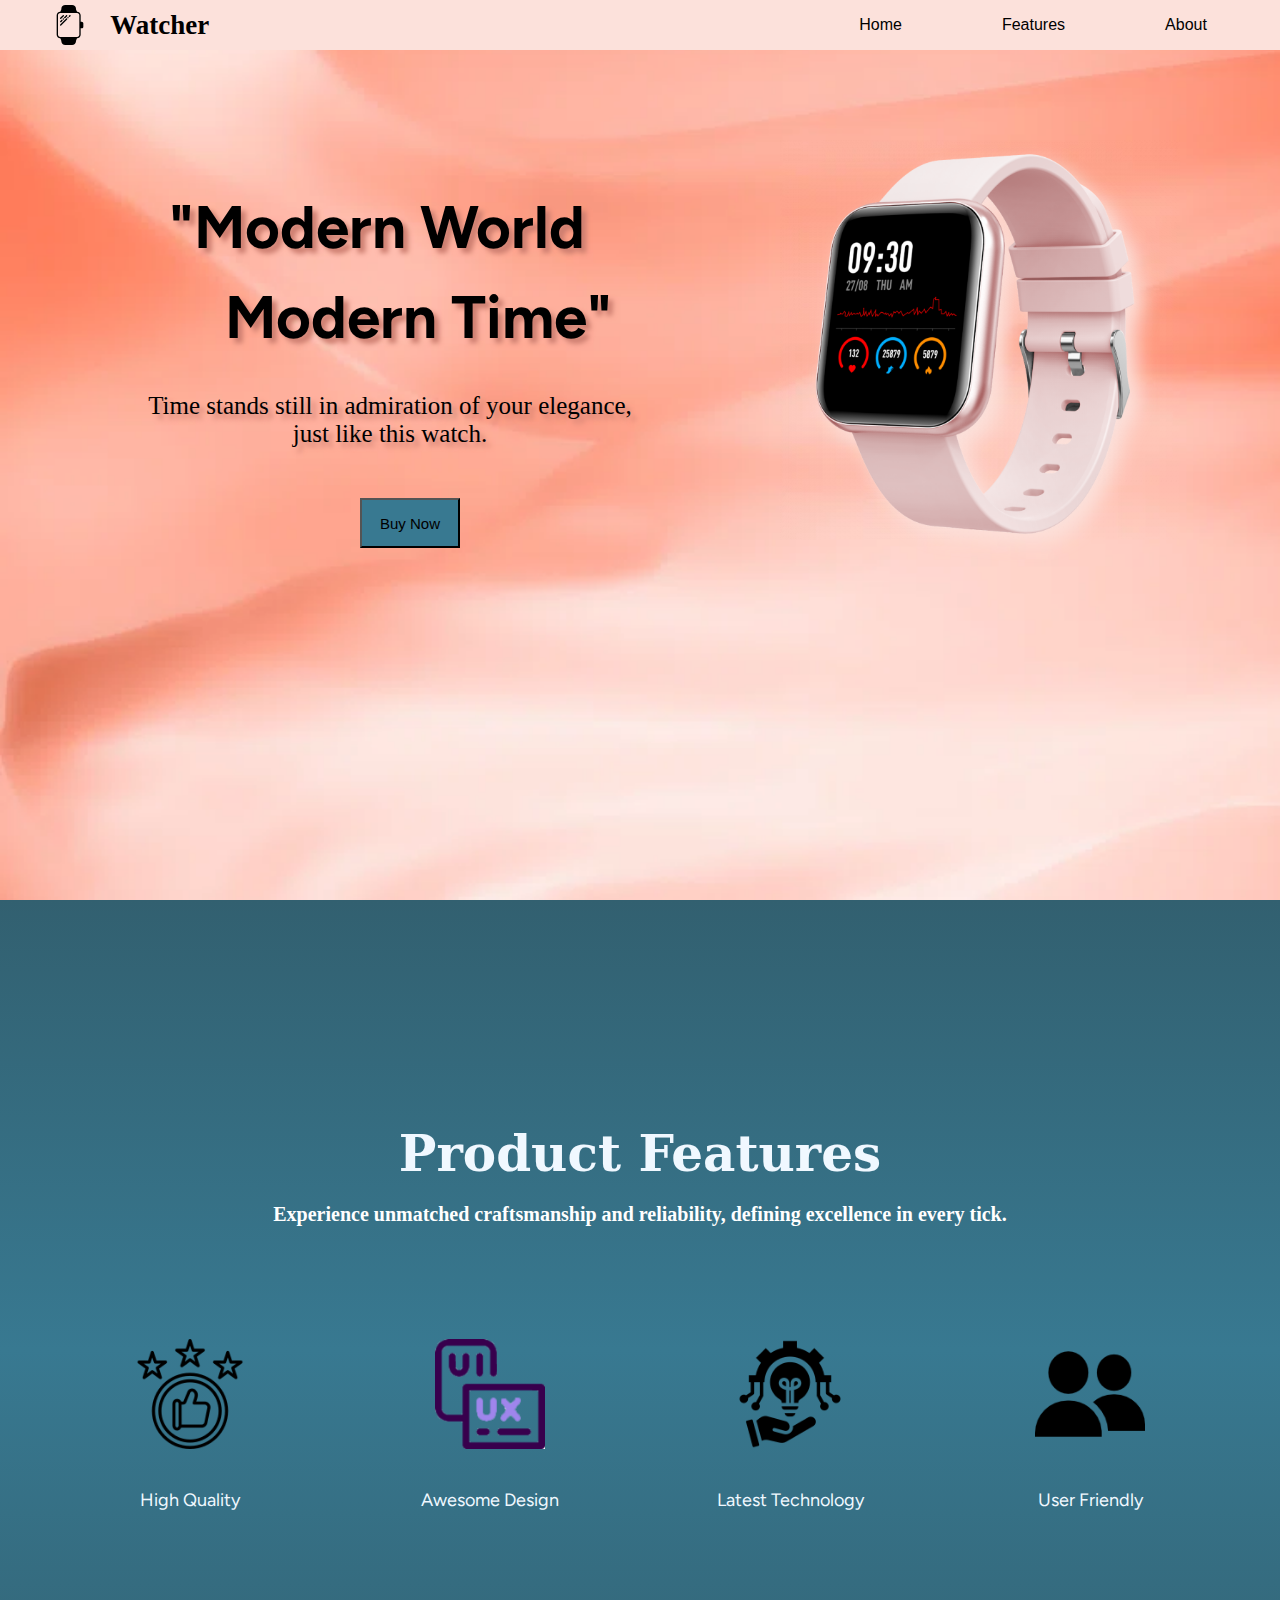
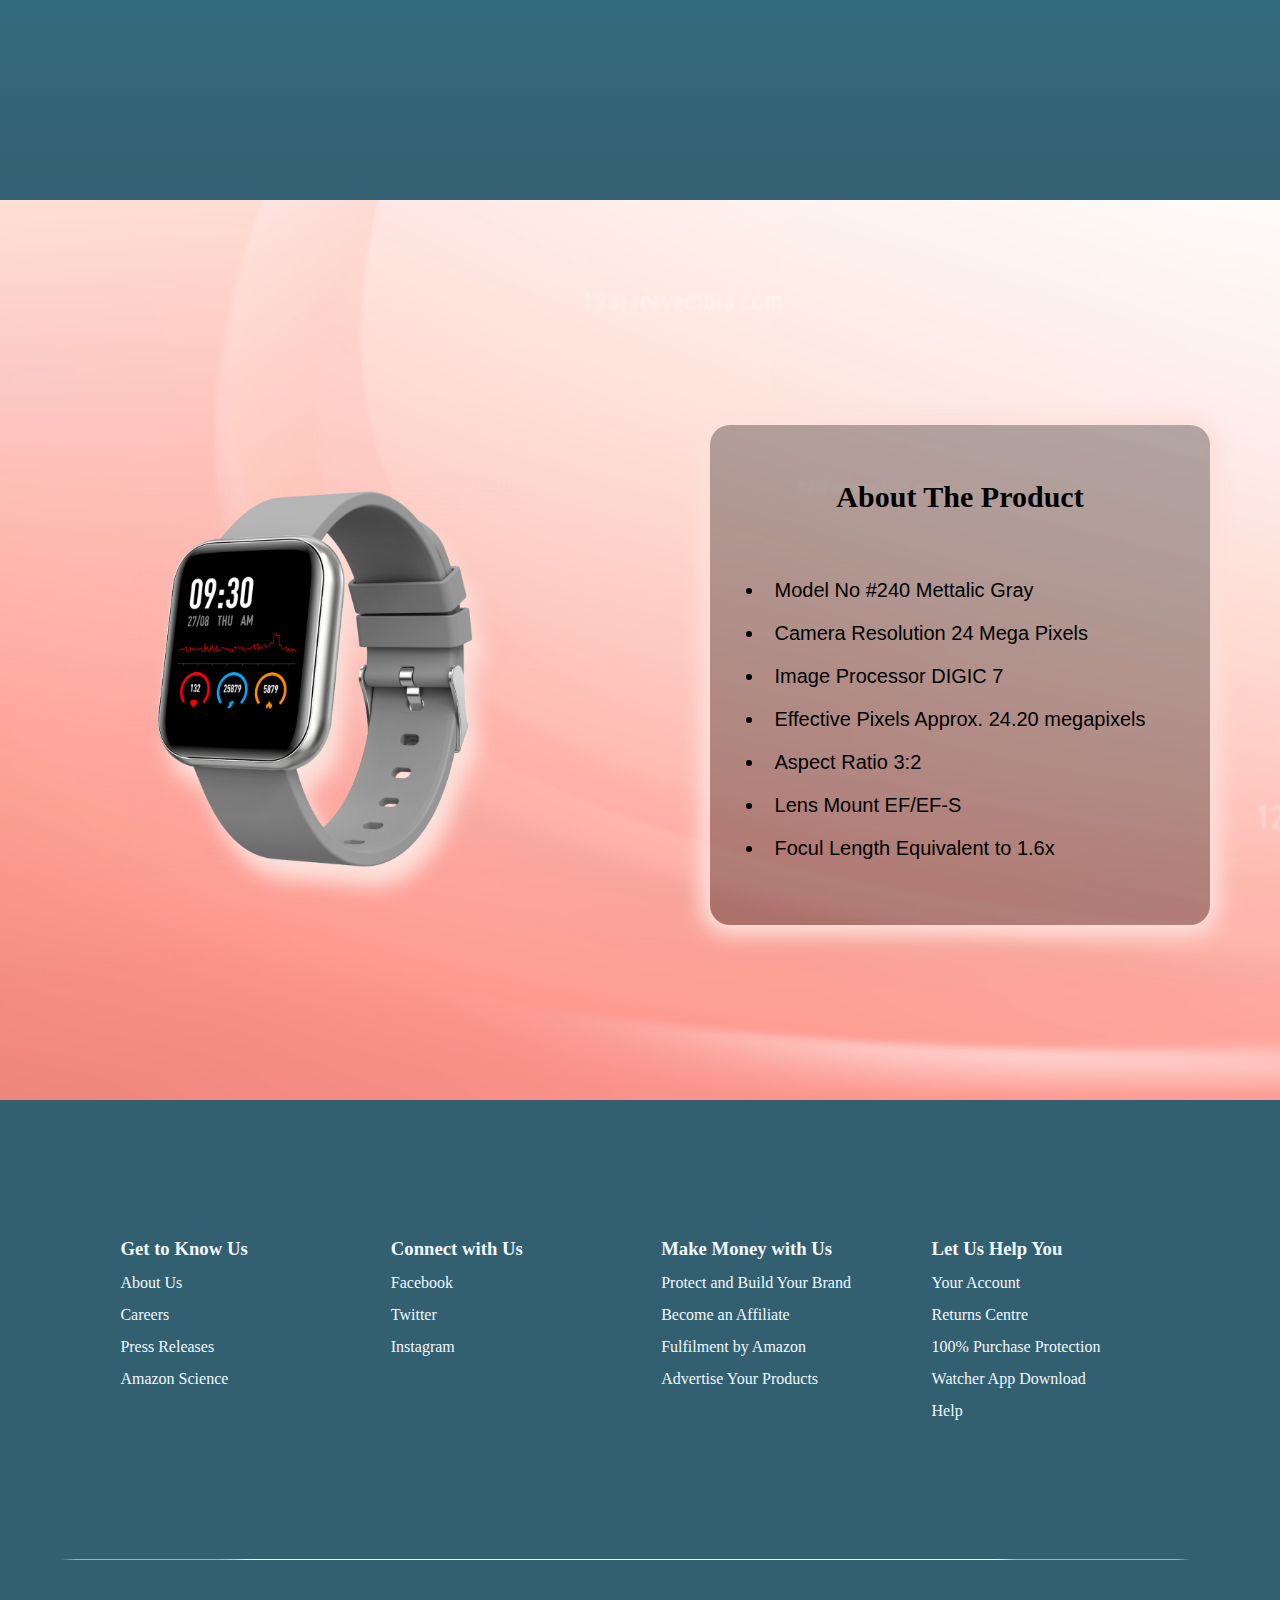
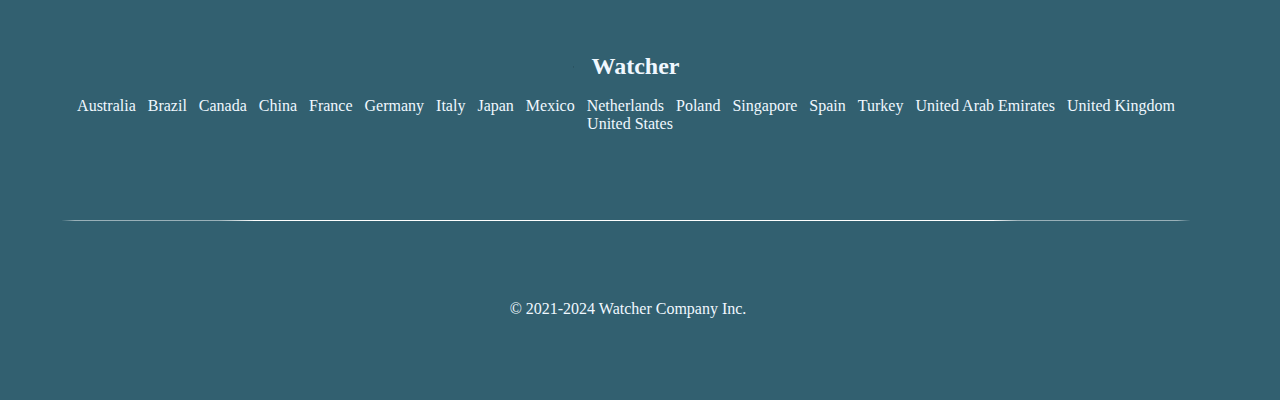
<file: Landing-Page/index.html>
<!DOCTYPE html>
<html lang="en">
  <head>
    <meta charset="UTF-8" />
    <meta name="viewport" content="width=device-width, initial-scale=1.0" />
    <title>Document</title>
    <link rel="stylesheet" href="homepagge.css" />
    <script src="homepage.js"></script>
  </head>
  <body>
    <header>
      <div class="left">
        <img src="watch_logo.svg" height="40px" />
        <h2>&nbsp;&nbsp;&nbsp;Watcher</h2>
      </div>
      <div class="right">
        <a id="nav" href="#home">Home</a>
        <a id="nav" href="#features">Features</a>
        <a id="nav" href="#about">About</a>
        <a id="nav" href="#contact">Contact</a>
      </div>
    </header>
    <div class="home" id="home">
      <div id="sample">
        <img id="sampleWatch" src="sample watch.png" height="400px" />
      </div>
      <div class="content">
        <h1 id="slogan">"Modern World <br />&nbsp;&nbsp;&nbsp; Modern Time"</h1>
        <p id="motto">Time stands still in admiration of your elegance,</p>
        <p id="motto">just like this watch.</p>
        <div class="buy">
          <button id="buynow" onclick="review()">Buy Now</button>
        </div>
      </div>
      
    </div>
    <div class="features" id="features">
      <div class="upper">
        <h2 id="productFeatures">Product Features</h2>
        <p id="quality">
          Experience unmatched craftsmanship and reliability, defining
          excellence in every tick.
        </p>
      </div>
      <div class="lower">
        <div class="func">
          <img id="images" src="high_quality.png" height="110px" />
          <p id="feat">High Quality</p>
        </div>
        <div class="func">
          <img id="images" src="design.png" height="110px" />
          <p id="feat">Awesome Design</p>
        </div>
        <div class="func">
          <img id="images" src="latest_tech.png" height="110px" />
          <p id="feat">Latest Technology</p>
        </div>
        <div class="func">
          <img id="images" src="user_friendly.png" height="110px" />
          <p id="feat">User Friendly</p>
        </div>
      </div>
    </div>
    <div class="about" id="about">
      <div class="aboutleft">
        <img id="watch" src="about_img.png" height="400px" />
      </div>
      <div class="aboutright">
        <div class="name">
          <h2 style="font-size: 30px;">About The Product</h2>
          <ul>
            <li>Model No #240 Mettalic Gray</li>
            <li>Camera Resolution 24 Mega Pixels</li>
            <li>Image Processor DIGIC 7</li>
            <li>Effective Pixels Approx. 24.20 megapixels</li>
            <li>Aspect Ratio 3:2</li>
            <li>Lens Mount EF/EF-S</li>
            <li>Focul Length Equivalent to 1.6x</li>
          </ul>
        </div>
      </div>
    </div>
    <div class="contact" id="contact">
      <div class="contactupper">
        <div class="last">
          <h3 id="title">Get to Know Us</h3>
          <p id="title">About Us</p>
          <p id="title">Careers</p>
          <p id="title">Press Releases</p>
          <p id="title">Amazon Science</p>
        </div>
        <div class="last">
          <h3 id="title">Connect with Us</h3>
          <p id="title">Facebook</p>
          <p id="title">Twitter</p>
          <p id="title">Instagram</p>
        </div>
        <div class="last">
          <h3 id="title">Make Money with Us</h3>
          <p id="title">Protect and Build Your Brand</p>
          <p id="title">Become an Affiliate</p>
          <p id="title">Fulfilment by Amazon</p>
          <p id="title">Advertise Your Products</p>
        </div>
        <div class="last">
          <h3 id="title">Let Us Help You</h3>
          <p id="title">Your Account</p>
          <p id="title">Returns Centre</p>
          <p id="title">100% Purchase Protection</p>
          <p id="title">Watcher App Download</p>
          <p id="title">Help</p>
        </div>
      </div>
      <div class="thin-horizontal-line"></div>
      <div class="contactlower">
        <div class="companylogo">
          <img src="watch_logo.svg" height="40px" />
          <h2 style="font-family: 'Algerian'">&nbsp;&nbsp;&nbsp;Watcher</h2>
        </div>

        <p id="countries">
          Australia &nbsp;&nbsp;Brazil &nbsp;&nbsp;Canada &nbsp;&nbsp;China
          &nbsp;&nbsp;France &nbsp;&nbsp;Germany &nbsp;&nbsp;Italy
          &nbsp;&nbsp;Japan &nbsp;&nbsp;Mexico &nbsp;&nbsp;Netherlands
          &nbsp;&nbsp;Poland &nbsp;&nbsp;Singapore &nbsp;&nbsp;Spain
          &nbsp;&nbsp;Turkey &nbsp;&nbsp;United Arab Emirates &nbsp;&nbsp;United
          Kingdom &nbsp;&nbsp;United States
        </p>
      </div>
      <div class="thin-horizontal-line"></div>
      <div class="copyright">
        <p>© 2021-2024 Watcher Company Inc.</p>
      </div>
    </div>
  </body>
</html>
</file>
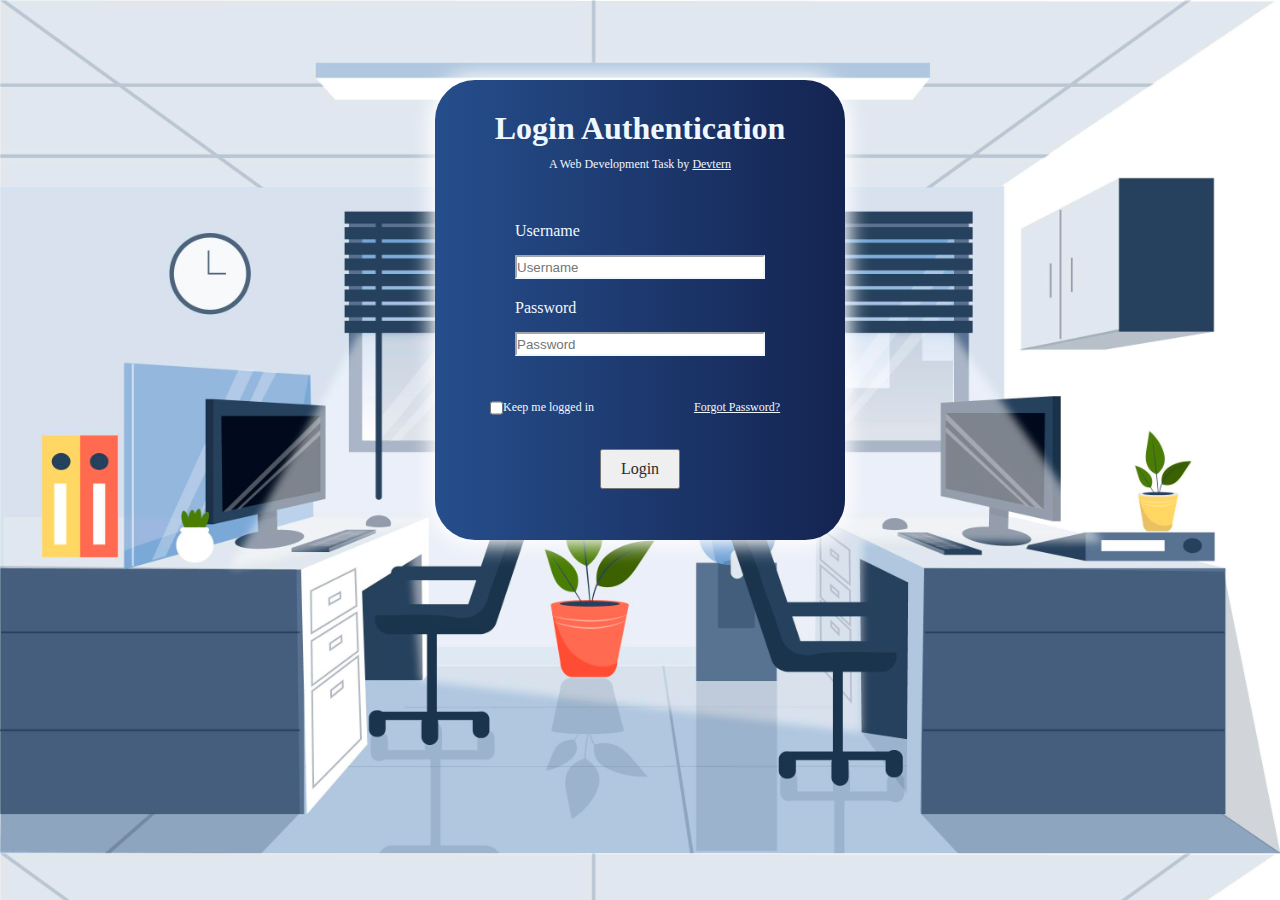
<file: Login-Page/index.html>
<!DOCTYPE html>
<html lang="en">
<head>
    <meta charset="UTF-8">
    <meta name="viewport" content="width=device-width, initial-scale=1.0">
    <title>Login Page</title>
    <link rel="stylesheet" href="login.css">
    <script src="login1.js"></script>
</head>
<body>
    <div class="login">
        <h1>Login Authentication</h1>
    <p style="font-size: 12px; padding-top:10px;">A Web Development Task by <a id="Website" href="https://devtern.tech/">Devtern</a></p>
        <div class="upper">
            <p id="cred">Username</p>
            <input id="email" type="text" placeholder="Username">
            <p id="cred">Password</p>
            <input id='password' type="password" placeholder="Password">
        </div>
        <div class="middle">
            <input type="checkbox" id="myCheckbox" name="myCheckbox">
            <label for="myCheckbox">Keep me logged in</label>
            <a id="forgot" href="forgotpassword.html">Forgot Password?</a>
        </div>
        <div class="lower">
            <button type="button" onclick="getValue()">Login</button>
        </div>
    </div>
</body>
</html>
</file>
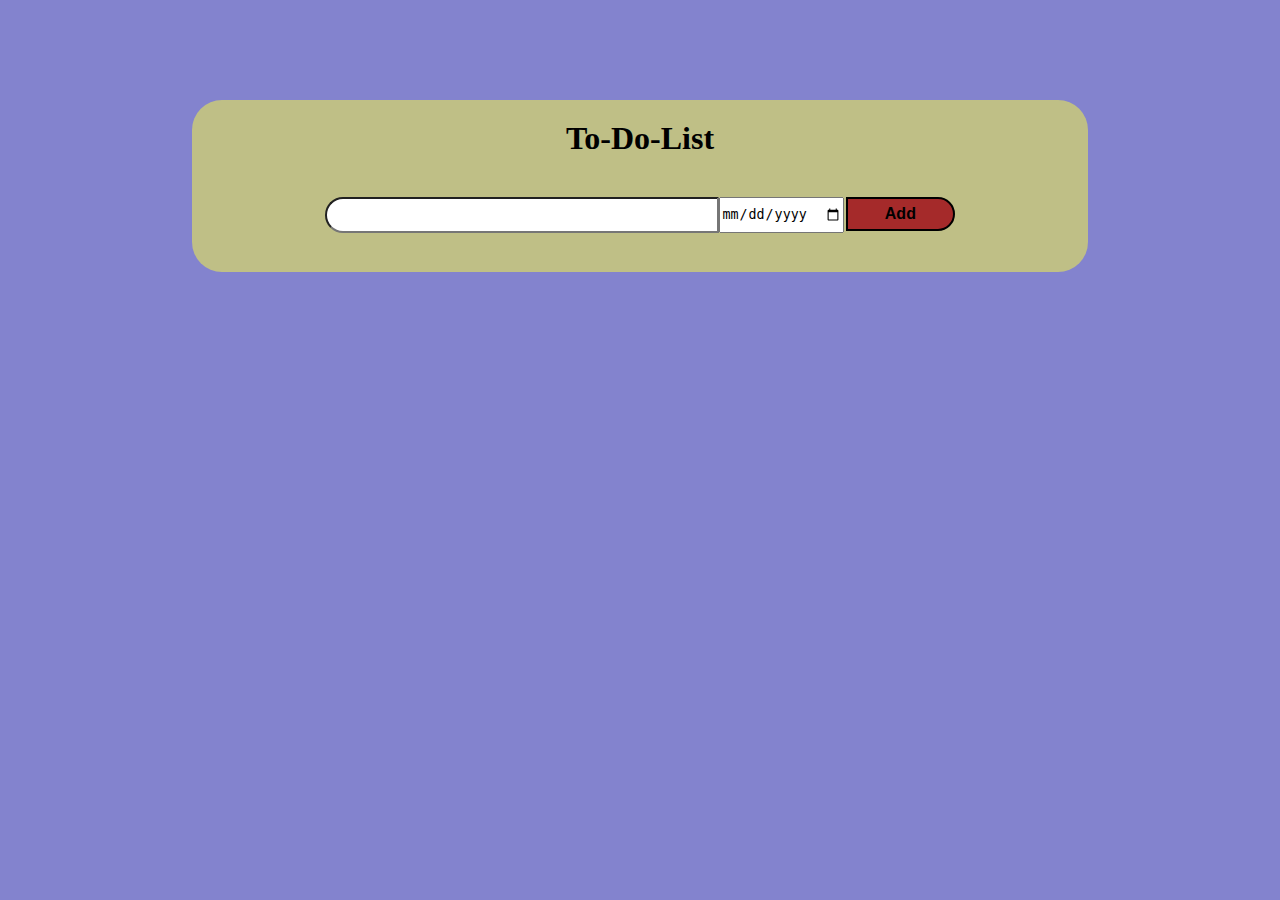
<file: To-Do-List/index.html>
<!DOCTYPE html>
<html lang="en">
  <head>
    <meta charset="UTF-8" />
    <meta name="viewport" content="width=device-width, initial-scale=1.0" />
    <title>To Do List</title>
    <link rel="stylesheet" href="list.css" />
  </head>
  <body>
    <div class="main">
      <h1 class="heading">To-Do-List</h1>
      <div class="lower">
        <div class="input">
          <input id="gettext" type="text" class="enter-text" />
          <input id="getDate" type="date" >
          <button id="add" class="add">Add</button>
        </div>
        <div id="list"></div>
      </div>
    </div>
    <script src="list.js"></script>
  </body>
</html>
</file>
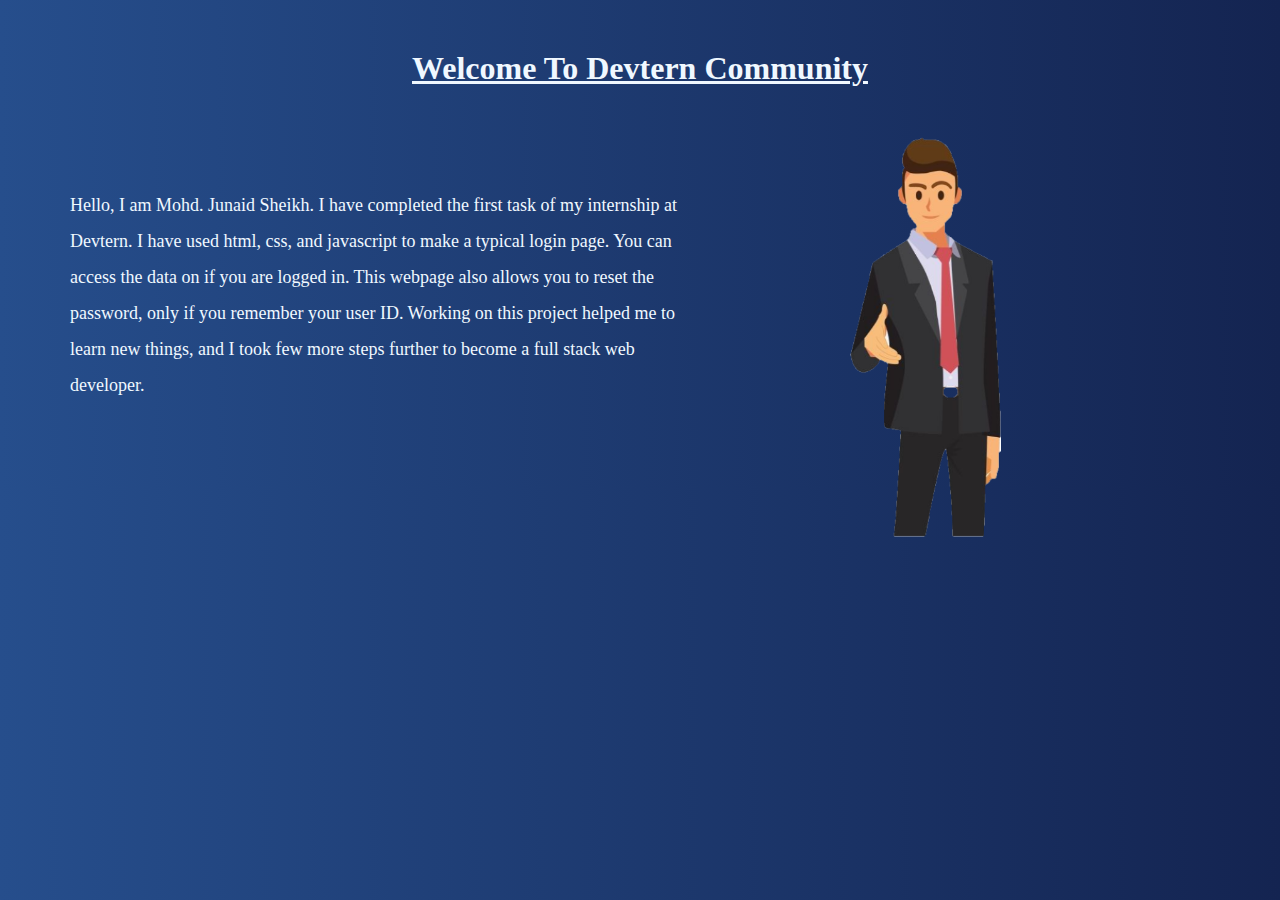
<file: Login-Page/content.html>
<!DOCTYPE html>
<html lang="en">
<head>
    <meta charset="UTF-8">
    <meta name="viewport" content="width=device-width, initial-scale=1.0">
    <title>Content</title>
    <link rel="stylesheet" href="content.css">
</head>
<body>
    <h1>Welcome To Devtern Community</h1>
    <div class="main">
        <div class="left">
            <p>Hello, I am Mohd. Junaid Sheikh. I have completed the first task of my internship at Devtern. 
                I have used html, css, and javascript to make a typical login page. You can access the data on if you are logged in. This webpage also allows you to reset the password, only if you remember your user ID. 
                Working on this project helped me to learn new things, and I took few more steps further to become a full stack web developer.
            </p>
        </div>
        <div class="right">
            <img src="professional.jpg.png" height="400px">
        </div>
    </div>
</body>
</html>
</file>
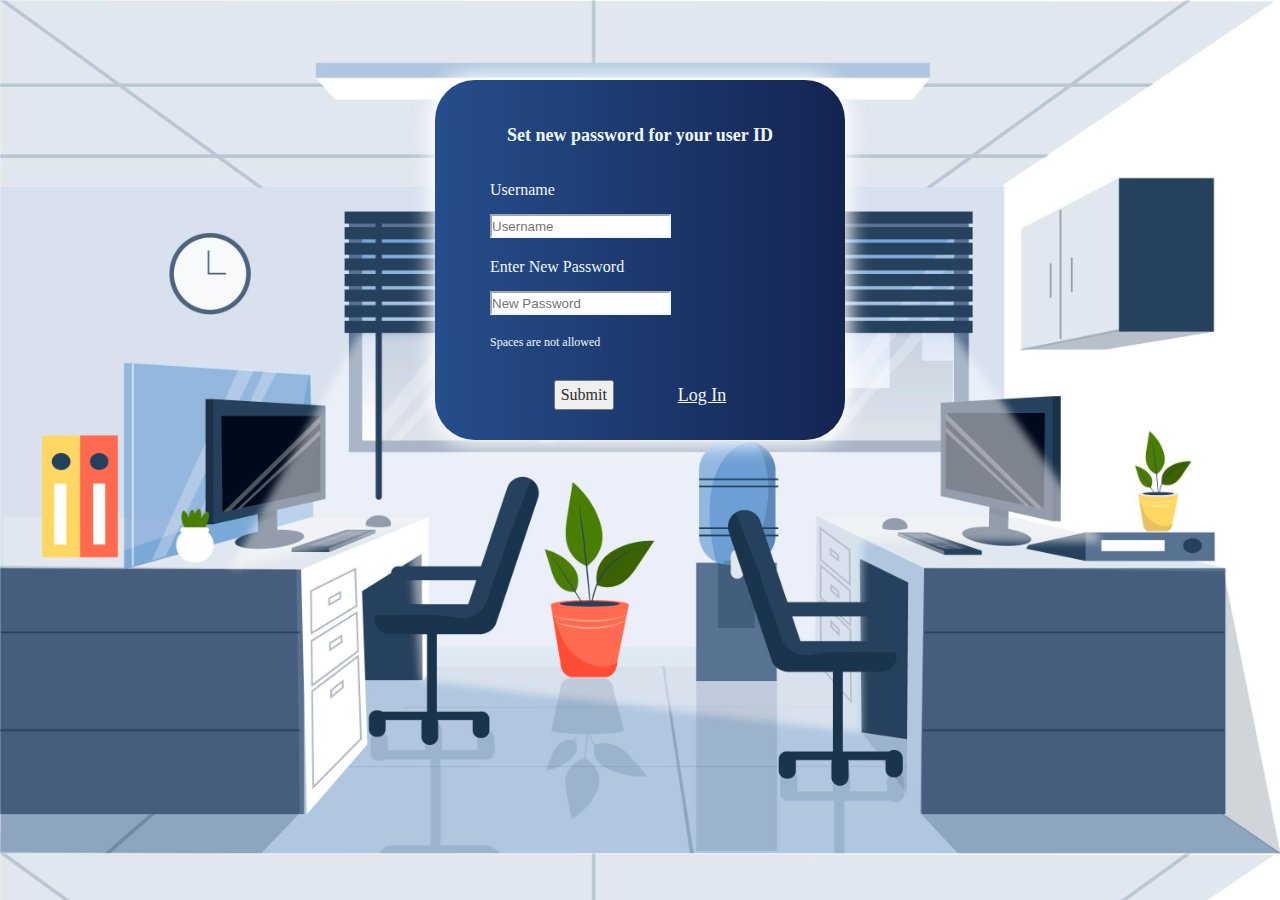
<file: Login-Page/forgotpassword.html>
<!DOCTYPE html>
<html lang="en">
<head>
    <meta charset="UTF-8">
    <meta name="viewport" content="width=device-width, initial-scale=1.0">
    <title>Set New Password</title>
    <link rel="stylesheet" href="forgotpassword.css">
    <script src="forgotpassword.js"></script>
</head>
<body>
    <div class="main">
        <p id="heading">Set new password for your user ID</p>
        <div class="upper">
            <p id="cred">Username</p>
            <input id="userid" type="text" placeholder="Username">
            <p id="cred">Enter New Password</p>
            <input id='password' type="password" placeholder="New Password">
            <p id="rule">Spaces are not allowed</p>
        </div>
        <div class="lower">
            <button type="button" onclick="setpass()">Submit</button>
            <a id="login" href="index.html">Log In</a>
        </div>
    </div>
</body>
</html>
</file>
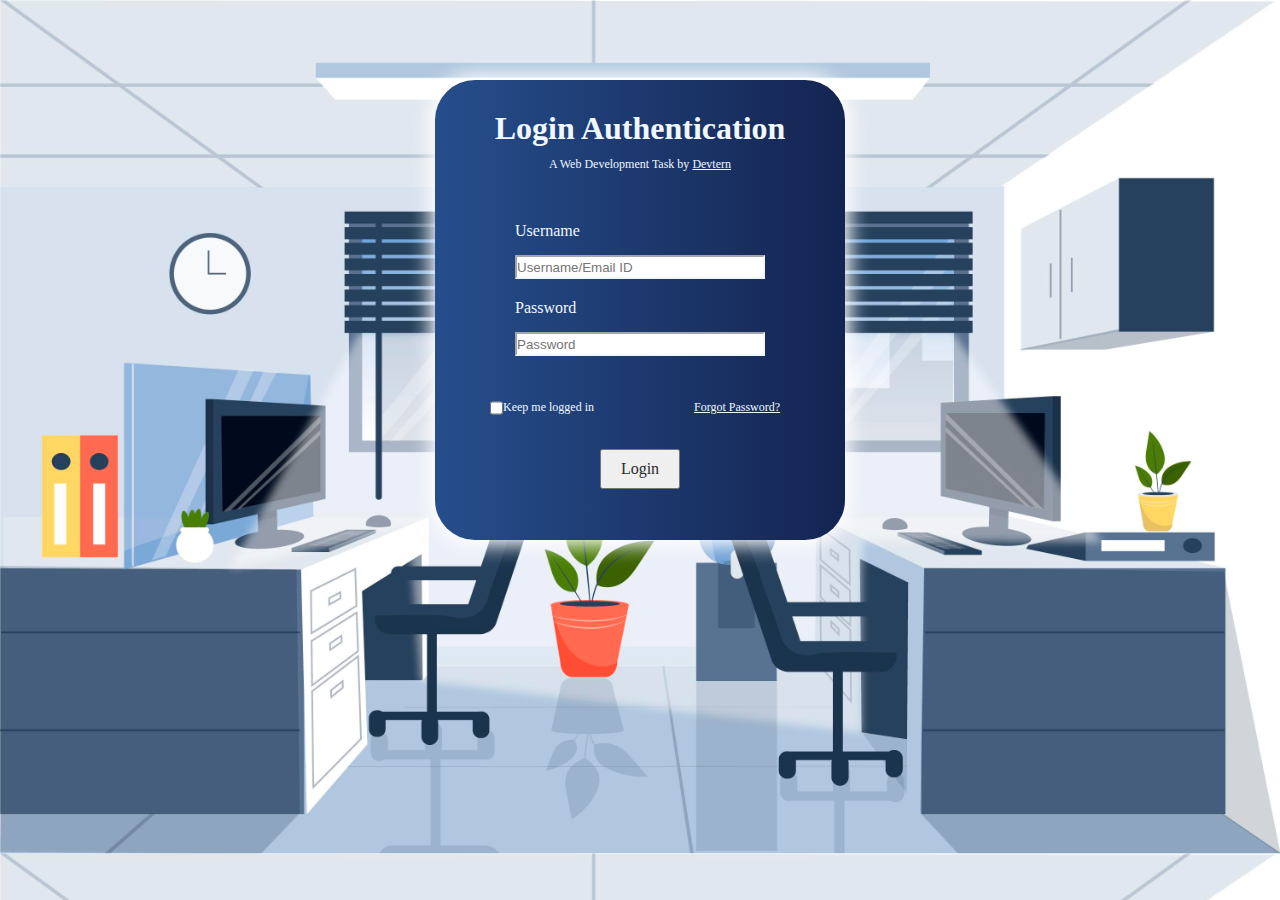
<file: Login-Page/login2.html>
<!DOCTYPE html>
<html lang="en">
<head>
    <meta charset="UTF-8">
    <meta name="viewport" content="width=device-width, initial-scale=1.0">
    <title>Login Page</title>
    <link rel="stylesheet" href="login.css">
    <script src="login2.js"></script>
</head>
<body>
    <div class="login">
        <h1>Login Authentication</h1>
    <p style="font-size: 12px; padding-top:10px;">A Web Development Task by <a id="Website" href="https://devtern.tech/">Devtern</a></p>
        <div class="upper">
            <p id="cred">Username</p>
            <input id="email" type="text" placeholder="Username/Email ID">
            <p id="cred">Password</p>
            <input id='password' type="password" placeholder="Password">
        </div>
        <div class="middle">
            <input type="checkbox" id="myCheckbox" name="myCheckbox">
            <label for="myCheckbox">Keep me logged in</label>
            <a id="forgot" href="forgotpassword.html">Forgot Password?</a>
        </div>
        <div class="lower">
            <button type="button" onclick="getValue()">Login</button>
        </div>
    </div>
</body>
</html>
</file>
<file: Landing-Page/homepagge.css>
@import url("https://fonts.googleapis.com/css2?family=Figtree:wght@400;500;600;700&display=swap");

* {
  margin: 0;
  padding: 0;
}
html {
  scroll-behavior: smooth;
}
header {
  height: 50px;
  width: 1800px;
  display: flex;
  background-color: #fce1db;
  position: fixed;
  z-index: 1;
}
.left {
  height: 50px;
  display: flex;
  align-items: center;
  font-family: "Algerian", Georgia, "Times New Roman", Times, serif;
  font-size: large;
  position: relative;
  left: 50px;
}
.right {
  width: 550px;
  position: relative;
  display: flex;
  align-items: center;
  justify-content: space-evenly;
  left: 600px;
}
#nav {
  text-decoration: none;
  color: black;
  padding-left: 100px;
  font-size: 16px;
}
#nav:hover {
  color: #f88869;
}
a {
  font-family: Arial, Helvetica, sans-serif;
}
a:hover {
  cursor: pointer;
  color: #f88869;
}
.home {
  height: 100vh;
  width: 100%;
  background-image: url("home_back.webp");
  background-size: cover;
  display: flex;
  justify-content: center;
  flex-direction: row-reverse;
}
.content {
  height: 450px;
  width: 800px;
  display: flex;
  justify-content: center;
  align-items: center;
  flex-direction: column;
  margin-top: 80px;
}
.buy {
  height: 60px;
  width: 200px;
  position: relative;
  top: 80px;
  left: 70px;

}
#buynow {
  height: 50px;
  width: 100px;
  background-color: #387991;
  font-size: 15px;
}
#buynow:hover{
  cursor: pointer;
  box-shadow: 5px 5px 5px 0;
}
#sampleWatch {
  position: relative;
  top: 90px;
  right: 50px;
  filter: drop-shadow(10px 10px 10px #fce1db);
  margin-top: 50px;
}
h1 {
  font-family: "Figtree";
  font-size: 60px;
  font-weight: 700;
  line-height: 1.5;
  text-shadow: 5px 5px 5px #cd7e70;
  margin-top: 50px;
}
#motto {
  position: relative;
  top: 30px;
  font-size: 25px;
  font-family: "cursive";
  text-shadow: 5px 5px 5px #cd7e70;
}
.features {
  height: 100vh;
  width: auto;
  background: linear-gradient(to bottom, #326070, #387991, #326070);
  display: flex;
  justify-content: center;
  align-items: center;
  flex-direction: column;
}
.upper {
  height: 100px;
  width: 80%;
  display: flex;
  justify-content: center;
  align-items: center;
  flex-direction: column;
}
#productFeatures {
  font-size: 50px;
  color: aliceblue;
  font-family: "serif";
}
#quality {
  padding-top: 20px;
  color: white;
  font-weight: 800;
  font-size: 20px;
}
.lower {
  height: 300px;
  width: 1200px;
  display: flex;
  justify-content: space-evenly;
  align-items: center;
  margin-top: 50px;
}
.func {
  height: 200px;
  width: 200px;
  display: flex;
  justify-content: space-evenly;
  align-items: center;
  flex-direction: column;
  padding: 70px;
}
#feat {
  color: aliceblue;
  font-family: "Figtree";
  font-size: large;
}
#images {
  padding-bottom: 25px;
  color: whitesmoke;
}
#images:hover {
  filter: drop-shadow(10px 10px 5px #fce1db);
  cursor: pointer;
  height: 120px;
  transition: 0.5ms;
}
.about {
  height: 100vh;
  background-image: url("about_background.webp");
  background-size: cover;
  display: flex;
  justify-content: space-around;
  align-items: center;
}
.aboutleft {
  height: 500px;
  width: 500px;
  display: flex;
  align-items: center;
  justify-content: center;
}
.aboutright {
  height: 500px;
  width: 500px;
  display: flex;
  justify-content: center;
  align-items: center;
}
#watch {
  filter: drop-shadow(10px 20px 10px #fce1db);
  padding-top: 50px;
}
.name {
  height: 500px;
  width: 500px;
  background-color: rgba(0, 0, 0, 0.3);
  border-radius: 20px;
  margin-top: 50px;
  display: flex;
  justify-content: space-evenly;
  align-items: center;
  flex-direction: column;
  box-shadow: 0px 0px 20px 10px #fce1db;
}

li {
  font-weight: 500;
  font-size: 20px;
  font-family: Arial, Helvetica, sans-serif;
  padding: 10px;
}
.contact {
  height: 100vh;
  background-color: #326070;
  display: flex;
  justify-content: space-evenly;
  flex-direction: column;
}
.contactupper {
  height: 300px;
  width: 90%;
  margin-left: 50px;
  display: flex;
  justify-content: space-evenly;
  align-items: center;
}
.last {
  height: 200px;
  width: 200px;
  display: flex;
  justify-content: start;
  align-items: start;
  flex-direction: column;
}
#title {
  line-height: 2;
  color: aliceblue;
}
#title:hover {
  cursor: pointer;
  text-decoration: underline aliceblue;
}
.contactlower {
  height: 100px;
  width: 90%;
  margin-left: 50px;
  display: flex;
  justify-content: center;
  align-items: center;
  flex-direction: column;
  text-align: center;
  color: aliceblue;
}
#countries {
  padding-top: 10px;
  color: aliceblue;
}
.companylogo {
  display: flex;
  justify-content: center;
  align-items: center;
}

.flex {
  display: flex;
}

.companylogo img {
  width: 1px;
}

.thin-horizontal-line {
  width: 90%;
  border: none;
  border-top: 1px solid white;
  border-radius: 50%;
  margin-left: 50px;
}
.copyright {
  height: 20px;
  width: 70%;
  margin-left: 180px;
  text-align: center;
  color: aliceblue;
}

@media (max-width: 361px) {
  header{
    visibility: hidden;
  }
  .home{
    height: 2600px;
    width: 1200px;
    display: flex;
    flex-direction: column;
    justify-content: center;
    align-items: center;
    background-image: url('homebackmobile.jpeg');
    background-size: 150% 100%;
  }
  #sampleWatch{
    height: 700px;
    position: relative;
  }
  #slogan{
    font-size: 100px;
  }
  #motto{
    font-size: 40px;
  }
  .content{
    margin-top: 200px;

  }
  .features{
    height: 2600px;
    width: 1200px;
    display: flex;
    flex-direction: column;
    justify-content: center;
    align-items: center;
  }
  .upper{
    height: 200px;
    position: relative;
    bottom: 600px;
  }
  .lower{
    display: grid;
    justify-content: center;
    align-items: center;
    flex-direction: column;
    position: relative;
    bottom: 500px;
  }
  #images{
    height: 300px;
  }
  #productFeatures{
    font-size: 100px
  }
  #quality{
    font-size: 30px;
    text-align: center;
  }
  .about{
    height: 2600px;
    width: 1200px;
    display: flex;
    flex-direction: column;
    justify-content: center;
    align-items: center;
  }
  #watch{
    height:700px;
    position: relative;
    bottom: 500px;
  }
  .name{
    height: 600px;
    width: 600px;
  }
  .contact{

    height: 1600px;
    width: 1200px;
    display: flex;
    justify-content: center;
    align-items: center;
  }
}
</file>
<file: Login-Page/login.css>
*{
    margin: 0;
    padding: 0;
    font-family: 'Times New Roman', Times, serif;
    color: aliceblue;
}
body{
    display: flex;
    justify-content: center;
    align-items: center;
    background-image: url(background.jpg);
    background-size: cover;
}
#Website{
    color: aliceblue;
}
.login{
    height: 400px;
    width: 350px;
    background: linear-gradient(90deg, #264e8c, #142451);
    position: relative;
    top: 80px;
    padding: 30px;
    display: flex;
    flex-direction: column;
    justify-content: center;
    align-items: center;
    border-radius: 40px;
    box-shadow: 0px 0px 20px 5px white;

}
.upper{
    height: 300px;
    width: 250px;
    margin: 30px;
    display: flex;
    flex-direction: column;
}
#cred{
    padding: 20px 20px 15px 0px;
    font-size: 16px;
    font-weight: 400;
}
.lower{
    margin: 20px;
    height: 80px;
    width: 300px;
    display: flex;
    justify-content: center;
    align-items: center;
    color: #3e3b6e;
}
button{
    height: 40px;
    width: 80px;
    font-size: 16px;
    font-weight: 500;
    color: #2b2b2b;
}
input{
    height: 20px;
    border-color: aliceblue;
    color: #2b2b2b;
    font-family: Arial, Helvetica, sans-serif;
}
button:hover{
    cursor: pointer;
    background-color: rgb(249, 246, 246);
}
.middle{
    font-size: 12px;
    height: 80px;
    width: 300px;
    display: flex;
    align-items: center;
}
#forgot{
    color: aliceblue;;
    padding-left: 100px;
}
</file>
<file: To-Do-List/list.css>
*{
    margin: 0;
    padding: 0;
}
html{
    background-color: rgb(131, 131, 206);
}
.heading{
    text-align: center;
    margin: auto;
    padding-bottom: 40px ;
    padding-top: 20px ;
}
.main{
    height: auto;
    width: 70%;
    background-color: rgb(191, 191, 134);
    display: flex;
    flex-direction: column;
    justify-content: center;
    align-items: center;
    margin: auto;
    position: relative;
    top: 100px;
    border-radius: 30px;
    padding-bottom: 30px;
    /* left: 150px; */
}
.lower{
    height: auto;
    width: 95%;
    display: flex;
    justify-content: center;
    flex-direction: column;
    align-items: center;
}
.input{
    height: 45px;
    width: 90%;
    display: flex;
}
.enter-text{
    height: 70%;
    width: 70%;
    background-color: white;
    border-top-left-radius: 20px;
    border-bottom-left-radius: 20px;
    font-size: medium;
    padding-left: 10px;
    
}
#getDate{
    height: 70%;
    width: 20%;
}
.add{
    height: 75%;
    width: 20%;
    background-color: brown;
    border: 2px solid black;
    border-top-right-radius: 20px;
    border-bottom-right-radius: 20px;
    margin-left: 2px;
    font-size: medium;
    font-weight: 600;
    font-family: Arial, Helvetica, sans-serif;
}
.add:hover{
    cursor: pointer;
}
.list{
    height: auto;
    width: 100%;
    background-color: aquamarine;
    display: flex;
    align-items: center;
    justify-content: center;
}
.task{
    height: auto;
    width: 100%;
    border: 2px solid black;
    background-color: rgb(215, 215, 144);
    border-radius: 20px;
    padding: 5px;
    padding-left: 10px;
    display: flex;
    align-items: center;
    font-size: 18px;

}
.done{
    height: 80%;
    background-color: transparent;
    margin-left: 20px;
}
.done:hover{
    cursor: pointer;
}
.delete{
    height: 80%;
    margin-left: 20px;
    background-color: transparent;

}
.delete:hover{
    cursor: pointer;
}

.dateToday{
    padding-left: 30px;
    padding-right: 30px;
}
@media(min-width:880px){
    .task{
        width: 600px;
    }
    .lower{
        width:700px;
    }
}
</file>
<file: Login-Page/content.css>
*{
    margin: 0;
    padding: 0;
    color: aliceblue;
    font-family: 'Times New Roman', Times, serif;
}
body{
    position: relative;
    top: 50px;
    background: linear-gradient(90deg, #264e8c, #142451);
}
h1{
    text-decoration: underline ;
    text-align: center;
}
.main{
    height: 450px;
    width: 1100px;
    position: relative;
    top: 50px;
    display: flex;
}
.left{
    height: 450px;
    width: 700px;
    display: flex;
    justify-content: center;
    font-size: large;
    padding-left: 70px;
    padding-right: 70px;
}
p{
    line-height: 2;
    padding-top: 50px;
}
.right{
    height: 450px;
    width: 400px;
    display: flex;
    justify-content: center;
}
</file>
<file: Login-Page/forgotpassword.css>
*{
    padding: 0;
    margin: 0;
    font-family: 'Times New Roman', Times, serif;
    color: aliceblue;
}
body{
    display: flex;
    justify-content: center;
    align-items: center;
    background-image: url(background.jpg);
    background-size: cover;
}
#heading{
    font-size: 18px;
    font-weight: 600;
    padding: 15px;
}
.main{
    height: 300px;
    width: 350px;
    background: linear-gradient(90deg, #264e8c, #142451);
    position: relative;
    top: 80px;
    padding: 30px;
    display: flex;
    flex-direction: column;
    justify-content: center;
    align-items: center;
    border-radius: 40px;
    box-shadow: 0px 0px 20px 5px white;
}
.upper{
    height: 200px;
    width: 300px;
}
#rule{

    padding-top: 20px;
    font-size: 12px;
}
.lower{
    height: 150px;
    width: 300px;
    display: flex;
    justify-content: space-evenly;
    align-items: center;
    position: relative;
    top: 15px;
}
#cred{
    padding: 20px 20px 15px 0px;
    font-size: 16px;
    font-weight: 400;
}
input{
    height: 20px;
    border-color: aliceblue;
    color: #2b2b2b;
    font-family: Arial, Helvetica, sans-serif;
}
button{
    height: 30px;
    width: 60px;
    font-size: 16px;
    font-weight: 500;
    color: #2b2b2b;
}
button:hover{
    cursor: pointer;
    background-color: rgb(249, 246, 246);
}
#login{
    font-size: 18px;
    color: aliceblue;
    font-weight: 500;
}
</file>
